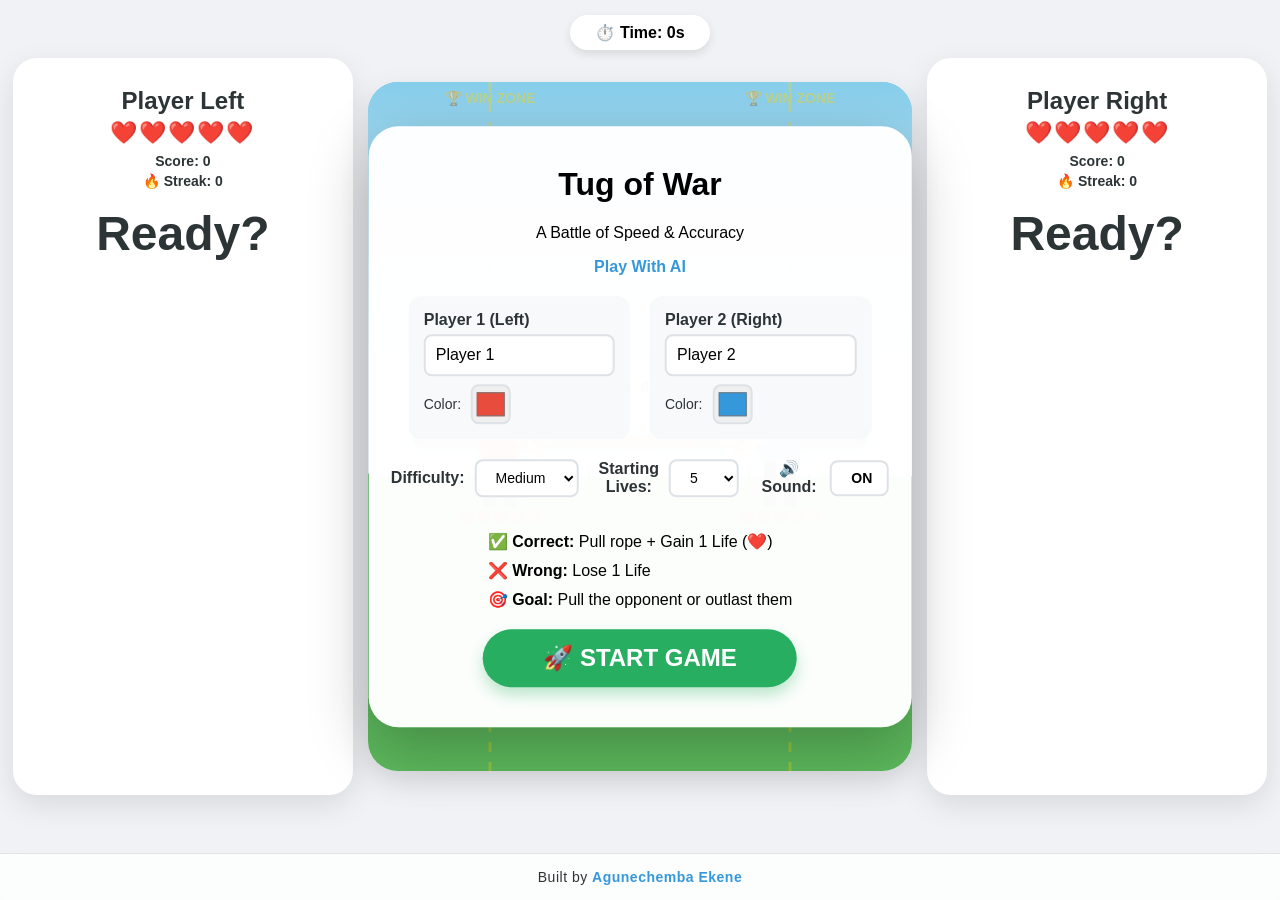
<file: index.html>
<!DOCTYPE html>
<html lang="en">
<head>
  <meta charset="UTF-8" />
  <meta name="viewport" content="width=device-width, initial-scale=1.0" />
  <title>Tug of War - Player Edition</title>
  <link rel="stylesheet" href="style.css">
  <link rel="icon" href="data:image/svg+xml,<svg xmlns='http://www.w3.org/2000/svg' viewBox='0 0 100 100'><text y='.9em' font-size='90'>⚔️</text></svg>">
</head>
<body>
<main>
  <div class="timer" id="timer">⏱️ Time: 0s</div>

  <div id="celebration" class="celebration-overlay">
    <h1 id="celebrationText">WINNER!</h1>
    <p id="celebrationSubtext">Incredible Pulling Power!</p>
  </div>

  <div class="game-container">
    <div class="quiz-panel" id="leftPanel">
      <h2 id="leftPlayerName">Player Left</h2>
      <div class="lives" id="leftLives">❤️❤️❤️❤️❤️</div>
      <div class="score-display" id="leftScore">Score: 0</div>
      <div class="streak-display" id="leftStreak">🔥 Streak: 0</div>
      <div class="question" id="leftQuestion">Ready?</div>
      <div class="options" id="leftOptions"></div>
    </div>

    <div class="stage-wrapper">
      <div id="welcomeBox" class="welcome-box">
        <h1>Tug of War</h1>
        <p>A Battle of Speed & Accuracy</p>
        <a href="playWithAI.html" class="footer-link">Play With AI</a>        
        <div class="player-name-inputs">
          <div class="input-group">
            <label for="leftNameInput">Player 1 (Left)</label>
            <input type="text" id="leftNameInput" placeholder="Enter name..." value="Player 1" maxlength="15">
            <div class="color-picker">
              <label>Color:</label>
              <input type="color" id="leftColor" value="#e74c3c">
            </div>
          </div>
          <div class="input-group">
            <label for="rightNameInput">Player 2 (Right)</label>
            <input type="text" id="rightNameInput" placeholder="Enter name..." value="Player 2" maxlength="15">
            <div class="color-picker">
              <label>Color:</label>
              <input type="color" id="rightColor" value="#3498db">
            </div>
          </div>
        </div>

        <div class="game-settings">
          <div class="setting-group">
            <label>Difficulty:</label>
            <select id="difficultySelect">
              <option value="easy">Easy</option>
              <option value="medium" selected>Medium</option>
              <option value="hard">Hard</option>
            </select>
          </div>
          <div class="setting-group">
            <label>Starting Lives:</label>
            <select id="livesSelect">
              <option value="3">3</option>
              <option value="5" selected>5</option>
              <option value="7">7</option>
              <option value="10">10</option>
            </select>
          </div>
        </div>

        <ul class="rules-list">
          <li>✅ <b>Correct:</b> Pull rope + Gain 1 Life (❤️)</li>
          <li>❌ <b>Wrong:</b> Lose 1 Life</li>
          <li>🎯 <b>Goal:</b> Pull the opponent or outlast them</li>
        </ul>
        <button id="startBtn">🚀 START GAME</button>
      </div>
      <canvas id="gameCanvas" aria-label="Tug of war game canvas showing rope position between two players"></canvas>
    </div>

    <div class="quiz-panel" id="rightPanel">
      <h2 id="rightPlayerName">Player Right</h2>
      <div class="lives" id="rightLives">❤️❤️❤️❤️❤️</div>
      <div class="score-display" id="rightScore">Score: 0</div>
      <div class="streak-display" id="rightStreak">🔥 Streak: 0</div>
      <div class="question" id="rightQuestion">Ready?</div>
      <div class="options" id="rightOptions"></div>
    </div>
  </div>
</main>

<div class="modal" id="winModal">
  <div class="modal-box">
    <h2 id="winText">Winner Result</h2>
    <div id="statsContainer"></div>
    <button onclick="closeModal()">🔄 Play Again</button>
  </div>
</div>

<footer class="game-footer">
  <div class="footer-content">
    <span>Built by </span>
    <a href="https://agunechemba.name.ng" target="_blank" class="footer-link">Agunechemba Ekene</a>
  </div>
</footer>
<script src="script.js"></script>
</body>
</html>
</file>
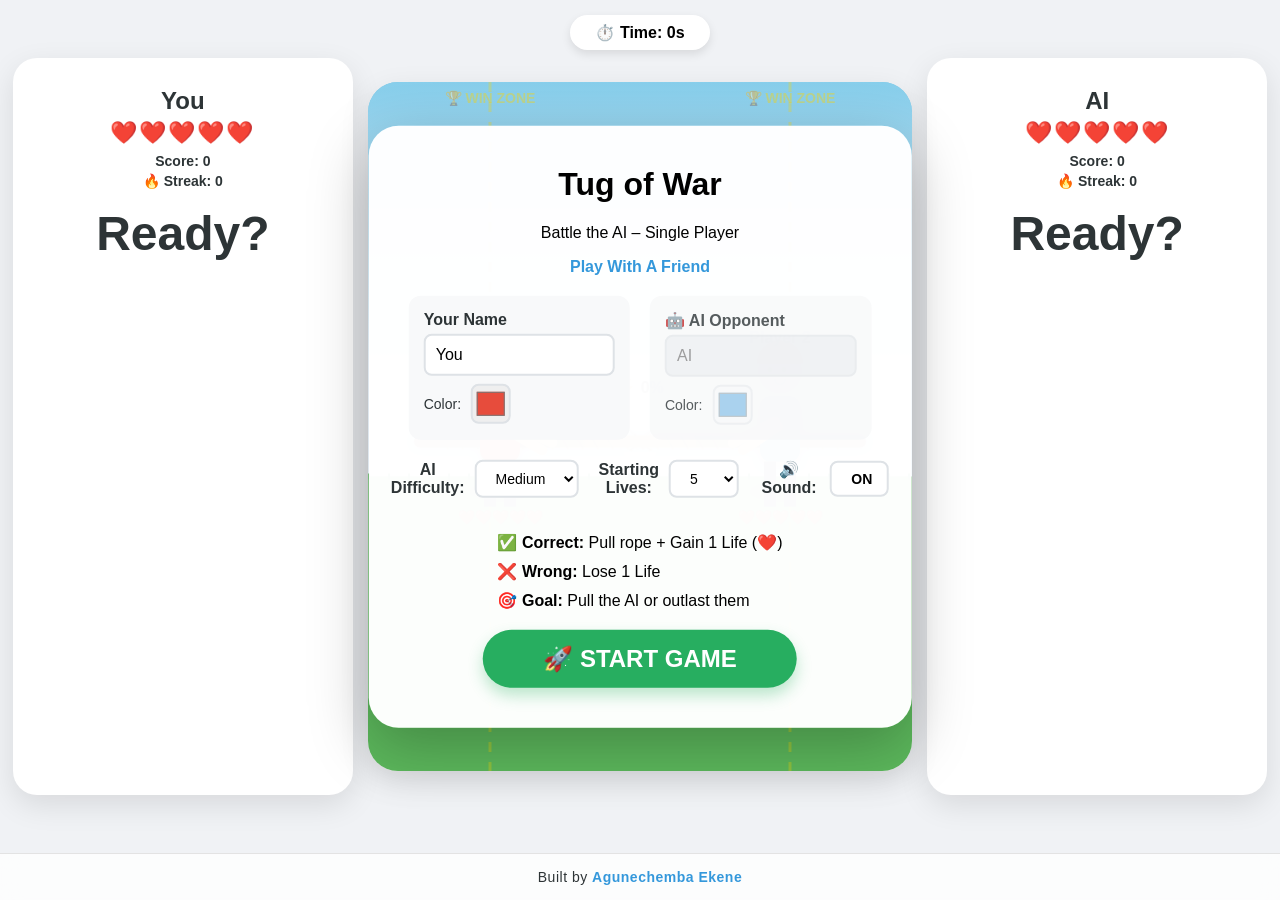
<file: playWithAI.html>
<!DOCTYPE html>
<html lang="en">
<head>
    <meta charset="UTF-8" />
    <meta name="viewport" content="width=device-width, initial-scale=1.0" />
    <title>Tug of War – vs AI</title>
    <link rel="stylesheet" href="style.css">
    <link rel="icon" href="data:image/svg+xml,<svg xmlns='http://www.w3.org/2000/svg' viewBox='0 0 100 100'><text y='.9em' font-size='90'>🤖</text></svg>">
</head>
<body class="ai-mode">
<main>
    <div class="timer" id="timer">⏱️ Time: 0s</div>

    <div id="celebration" class="celebration-overlay">
        <h1 id="celebrationText">WINNER!</h1>
        <p id="celebrationSubtext">Incredible Pulling Power!</p>
    </div>

    <div class="game-container">
        <!-- PLAYER (LEFT) -->
        <div class="quiz-panel" id="leftPanel">
            <h2 id="leftPlayerName">You</h2>
            <div class="lives" id="leftLives">❤️❤️❤️❤️❤️</div>
            <div class="score-display" id="leftScore">Score: 0</div>
            <div class="streak-display" id="leftStreak">🔥 Streak: 0</div>
            <div class="question" id="leftQuestion">Ready?</div>
            <div class="options" id="leftOptions"></div>
        </div>

        <!-- STAGE -->
        <div class="stage-wrapper">
            <div id="welcomeBox" class="welcome-box">
                <h1>Tug of War</h1>
                <p>Battle the AI – Single Player</p>
                <a href="index.html" class="footer-link">Play With A Friend</a>

                <div class="player-name-inputs">
                    <div class="input-group">
                        <label for="leftNameInput">Your Name</label>
                        <input type="text" id="leftNameInput" placeholder="Enter name..." value="You" maxlength="15">
                        <div class="color-picker">
                            <label>Color:</label>
                            <input type="color" id="leftColor" value="#e74c3c">
                        </div>
                    </div>
                    <div class="input-group">
                        <label>🤖 AI Opponent</label>
                        <input type="text" id="rightNameInput" placeholder="AI name" value="AI" maxlength="15" disabled>
                        <div class="color-picker">
                            <label>Color:</label>
                            <input type="color" id="rightColor" value="#3498db" disabled>
                        </div>
                    </div>
                </div>

                <div class="game-settings">
                    <div class="setting-group">
                        <label>AI Difficulty:</label>
                        <select id="difficultySelect">
                            <option value="easy">Easy</option>
                            <option value="medium" selected>Medium</option>
                            <option value="hard">Hard</option>
                        </select>
                    </div>
                    <div class="setting-group">
                        <label>Starting Lives:</label>
                        <select id="livesSelect">
                            <option value="3">3</option>
                            <option value="5" selected>5</option>
                            <option value="7">7</option>
                            <option value="10">10</option>
                        </select>
                    </div>
                </div>

                <ul class="rules-list">
                    <li>✅ <b>Correct:</b> Pull rope + Gain 1 Life (❤️)</li>
                    <li>❌ <b>Wrong:</b> Lose 1 Life</li>
                    <li>🎯 <b>Goal:</b> Pull the AI or outlast them</li>
                </ul>
                <button id="startBtn">🚀 START GAME</button>
            </div>
            <canvas id="gameCanvas" aria-label="Tug of war game canvas showing rope position between player and AI"></canvas>
        </div>

        <!-- AI (RIGHT) -->
        <div class="quiz-panel" id="rightPanel">
            <h2 id="rightPlayerName">AI</h2>
            <div class="lives" id="rightLives">❤️❤️❤️❤️❤️</div>
            <div class="score-display" id="rightScore">Score: 0</div>
            <div class="streak-display" id="rightStreak">🔥 Streak: 0</div>
            <div class="question" id="rightQuestion">Ready?</div>
            <div class="options" id="rightOptions"></div>
        </div>
    </div>
</main>

<div class="modal" id="winModal">
    <div class="modal-box">
        <h2 id="winText">Winner Result</h2>
        <div id="statsContainer"></div>
        <button onclick="closeModal()">🔄 Play Again</button>
    </div>
</div>

<footer class="game-footer">
    <div class="footer-content">
        <span>Built by </span>
        <a href="https://agunechemba.name.ng" target="_blank" class="footer-link">Agunechemba Ekene</a>
    </div>
</footer>

<script src="script.js"></script>
</body>
</html>
</file>
<file: style.css>
body {
  margin: 0;
  font-family: 'Segoe UI', Tahoma, Geneva, Verdana, sans-serif;
  background: #f0f2f5;
  min-height: 100vh;
  display: flex;
  flex-direction: column;
  overflow: hidden;
  touch-action: manipulation;
}

main { flex: 1; display: flex; align-items: center; justify-content: center; position: relative; }

.game-container {
  width: 98vw;
  height: 90vh;
  display: grid;
  grid-template-columns: 1fr 1.6fr 1fr;
  gap: 15px;
  align-items: center;
}

/* --- QUIZ PANELS --- */
.quiz-panel {
  background: white;
  border-radius: 24px;
  box-shadow: 0 10px 30px rgba(0,0,0,0.1);
  padding: 20px;
  display: flex;
  flex-direction: column;
  align-items: center;
  height: 85%;
  border: 4px solid transparent;
  transition: 0.3s ease;
}

.quiz-panel h2 {
  margin: 5px 0;
  font-size: 24px;
  color: #2d3436;
}

.lives { font-size: 22px; margin-bottom: 5px; color: #ff4757; letter-spacing: 2px; }

.score-display, .streak-display {
  font-size: 14px;
  font-weight: 600;
  color: #2d3436;
  margin: 2px 0;
}

/* Error Shake Effect */
.shake { 
    animation: shakeAnim 0.4s cubic-bezier(.36,.07,.19,.97) both; 
    border-color: #ff4757;
}
@keyframes shakeAnim {
  10%, 90% { transform: translate3d(-1px, 0, 0); }
  30%, 50%, 70% { transform: translate3d(-4px, 0, 0); }
  40%, 60% { transform: translate3d(4px, 0, 0); }
}

.question { font-size: 48px; font-weight: 800; margin: 15px 0; color: #2d3436; }
.options { display: grid; grid-template-columns: 1fr 1fr; gap: 12px; width: 100%; }

.option-btn {
  font-size: 24px;
  padding: 18px;
  border-radius: 14px;
  border: none;
  cursor: pointer;
  background: #f8f9fa;
  box-shadow: 0 4px 0 #dee2e6;
  transition: 0.1s;
}
.option-btn:active { transform: translateY(3px); box-shadow: 0 1px 0 #dee2e6; }
.left-option:hover { background: #2ecc71; color: white; }
.right-option:hover { background: #3498db; color: white; }

/* --- STAGE & CELEBRATION --- */
.stage-wrapper { position: relative; height: 85%; width: 100%; }
canvas {
  width: 100%; height: 100%;
  background: linear-gradient(#87ceeb 0%, #e8f5ff 70%, #ffffff 100%);
  border-radius: 30px;
  box-shadow: inset 0 0 50px rgba(0,0,0,0.05), 0 10px 30px rgba(0,0,0,0.1);
}

.welcome-box {
  position: absolute; top: 50%; left: 50%; transform: translate(-50%, -50%);
  background: rgba(255, 255, 255, 0.98);
  padding: 40px; border-radius: 30px; text-align: center;
  z-index: 100; box-shadow: 0 20px 60px rgba(0,0,0,0.25);
  width: 85%;
  max-height: 90vh;
  overflow-y: auto;
}

.welcome-box h1 {
  margin-top: 0;
  font-size: 32px;
}

.player-name-inputs {
  display: grid;
  grid-template-columns: 1fr 1fr;
  gap: 20px;
  margin: 20px 0;
}

.input-group {
  background: #f8f9fa;
  padding: 15px;
  border-radius: 12px;
  text-align: left;
}

.input-group label {
  display: block;
  font-weight: 600;
  margin-bottom: 5px;
  color: #2d3436;
}

.input-group input[type="text"] {
  width: 100%;
  padding: 10px;
  border: 2px solid #dee2e6;
  border-radius: 8px;
  font-size: 16px;
  box-sizing: border-box;
  transition: border-color 0.3s;
}

.input-group input[type="text"]:focus {
  outline: none;
  border-color: #3498db;
}

/* AI Mode specific - disabled inputs */
.input-group input[type="text"][disabled] {
  background: #e9ecef;
  cursor: not-allowed;
  opacity: 0.7;
}

.input-group input[type="color"][disabled] {
  opacity: 0.5;
  cursor: not-allowed;
}

.color-picker {
  margin-top: 8px;
  display: flex;
  align-items: center;
  gap: 10px;
}

.color-picker label {
  margin-bottom: 0;
  font-weight: 500;
  font-size: 14px;
}

.color-picker input[type="color"] {
  width: 40px;
  height: 40px;
  border: 2px solid #dee2e6;
  border-radius: 8px;
  cursor: pointer;
  padding: 2px;
}

.game-settings {
  display: flex;
  gap: 20px;
  justify-content: center;
  margin: 15px 0;
}

.setting-group {
  display: flex;
  align-items: center;
  gap: 10px;
}

.setting-group label {
  font-weight: 600;
  color: #2d3436;
}

.setting-group select {
  padding: 8px 15px;
  border: 2px solid #dee2e6;
  border-radius: 8px;
  font-size: 14px;
  background: white;
  cursor: pointer;
}

.celebration-overlay {
  position: absolute; inset: 0; display: none;
  flex-direction: column; align-items: center; justify-content: center;
  background: rgba(255,255,255,0.3); z-index: 500; pointer-events: none;
}
#celebrationText {
  font-size: 90px; font-weight: 900;
  animation: winBounce 0.8s infinite alternate ease-in-out;
}
#celebrationSubtext {
  font-size: 30px;
  font-weight: 600;
  margin-top: -10px;
}
@keyframes winBounce {
  from { transform: scale(0.9) rotate(-3deg); }
  to { transform: scale(1.1) rotate(3deg); }
}

/* --- UI COMPONENTS --- */
#startBtn {
  font-size: 24px; font-weight: bold; padding: 15px 60px;
  border: none; background: #27ae60; color: white;
  border-radius: 50px; cursor: pointer; box-shadow: 0 8px 15px rgba(39,174,96,0.3);
  transition: transform 0.2s;
}
#startBtn:hover { transform: scale(1.05); }
#startBtn:active { transform: scale(0.95); }

.rules-list {
  list-style: none;
  padding-left: 0;
  margin: 15px 0;
  text-align: left;
  display: inline-block;
}

.rules-list li {
  padding: 5px 0;
  font-size: 16px;
}

/* --- LAYOUT ADJUSTMENT --- */
body {
  margin: 0;
  display: flex;
  flex-direction: column;
  min-height: 100vh;
}

main {
  flex: 1;
  display: flex;
  align-items: center;
  justify-content: center;
}

/* --- FOOTER STYLING --- */
.game-footer {
  background: rgba(255, 255, 255, 0.8);
  backdrop-filter: blur(10px);
  border-top: 1px solid rgba(0, 0, 0, 0.1);
  padding: 15px 0;
  text-align: center;
  width: 100%;
  z-index: 100;
}

.footer-content {
  font-size: 14px;
  color: #2d3436;
  font-weight: 500;
  letter-spacing: 0.5px;
}

.footer-link {
  color: #3498db;
  text-decoration: none;
  font-weight: 700;
  position: relative;
  transition: color 0.3s ease;
}

.footer-link:hover {
  color: #2980b9;
}

.footer-link::after {
  content: '';
  position: absolute;
  width: 0;
  height: 2px;
  bottom: -2px;
  left: 0;
  background-color: #2980b9;
  transition: width 0.3s ease;
}

.footer-link:hover::after {
  width: 100%;
}

.timer { 
  position: fixed; 
  top: 15px; 
  background: white; 
  padding: 8px 25px; 
  border-radius: 50px; 
  font-weight: bold; 
  box-shadow: 0 4px 10px rgba(0,0,0,0.1); 
  z-index: 200; 
}

.modal { 
  position: fixed; 
  inset: 0; 
  background: rgba(0,0,0,0.85); 
  display: flex; 
  align-items: center; 
  justify-content: center; 
  visibility: hidden; 
  opacity: 0; 
  transition: 0.3s; 
  z-index: 1000; 
}
.modal.active { visibility: visible; opacity: 1; }
.modal-box { 
  background: white; 
  padding: 50px; 
  border-radius: 30px; 
  text-align: center; 
  max-width: 500px;
  width: 90%;
}

.modal-box h2 {
  font-size: 36px;
  margin-bottom: 10px;
}

#statsContainer {
  margin: 20px 0;
  text-align: left;
}

.stat-item {
  display: flex;
  justify-content: space-between;
  padding: 8px 0;
  border-bottom: 1px solid #eee;
  font-size: 16px;
}

.stat-item .label {
  font-weight: 500;
  color: #636e72;
}

.stat-item .value {
  font-weight: 700;
  color: #2d3436;
}

.modal-box button {
  font-size: 20px;
  font-weight: bold;
  padding: 12px 40px;
  border: none;
  background: #3498db;
  color: white;
  border-radius: 50px;
  cursor: pointer;
  transition: transform 0.2s;
}

.modal-box button:hover { transform: scale(1.05); }

/* --- AI MODE SPECIFIC STYLES --- */

/* AI panel option buttons */
.ai-mode .option-btn.right-option {
  opacity: 0.85;
}

.ai-mode .option-btn.right-option:hover {
  background: #3498db;
  color: white;
}

/* AI panel buttons should look disabled but still clickable */
.ai-mode #rightPanel .option-btn {
  cursor: default;
}

.ai-mode #rightPanel .option-btn:active {
  transform: none;
  box-shadow: 0 4px 0 #dee2e6;
}

/* AI mode welcome box adjustments */
.ai-mode .player-name-inputs .input-group:last-child {
  opacity: 0.8;
}

/* --- RESPONSIVE --- */
@media (max-width: 1024px) {
  .game-container {
    grid-template-columns: 1fr 2fr 1fr;
    gap: 10px;
  }
  
  .question { font-size: 36px; }
  .option-btn { font-size: 20px; padding: 14px; }
}

@media (max-width: 768px) {
  .game-container {
    grid-template-columns: 1fr;
    grid-template-rows: auto 1fr auto;
    gap: 10px;
    height: auto;
    width: 100vw;
  }
  
  .quiz-panel {
    height: auto;
    padding: 15px;
    flex-direction: row;
    flex-wrap: wrap;
    justify-content: center;
  }
  
  .quiz-panel h2 { font-size: 18px; margin: 0 10px; }
  .question { font-size: 28px; margin: 10px 0; }
  .option-btn { font-size: 18px; padding: 12px; }
  .stage-wrapper { height: 50vh; }
  
  .welcome-box {
    width: 95%;
    padding: 20px;
    max-height: 85vh;
  }
  
  .welcome-box h1 { font-size: 24px; }
  
  .player-name-inputs {
    grid-template-columns: 1fr;
    gap: 10px;
  }
  
  .game-settings {
    flex-direction: column;
    align-items: center;
    gap: 10px;
  }
  
  .timer {
    top: 5px;
    font-size: 14px;
    padding: 5px 15px;
  }
  
  #celebrationText { font-size: 50px; }
  #celebrationSubtext { font-size: 20px; }
}

@media (max-width: 480px) {
  .question { font-size: 22px; }
  .option-btn { font-size: 16px; padding: 10px; }
  .lives { font-size: 18px; }
  .modal-box { padding: 30px 20px; }
  .modal-box h2 { font-size: 28px; }
}




/* Sound Toggle Button */
.sound-toggle-btn {
    padding: 8px 20px;
    border: 2px solid #dee2e6;
    border-radius: 8px;
    background: white;
    cursor: pointer;
    font-size: 14px;
    font-weight: 600;
    transition: all 0.3s ease;
    min-width: 50px;
}

.sound-toggle-btn:hover {
    transform: scale(1.05);
    box-shadow: 0 2px 8px rgba(0,0,0,0.1);
}

.sound-toggle-btn:active {
    transform: scale(0.95);
}
</file>
